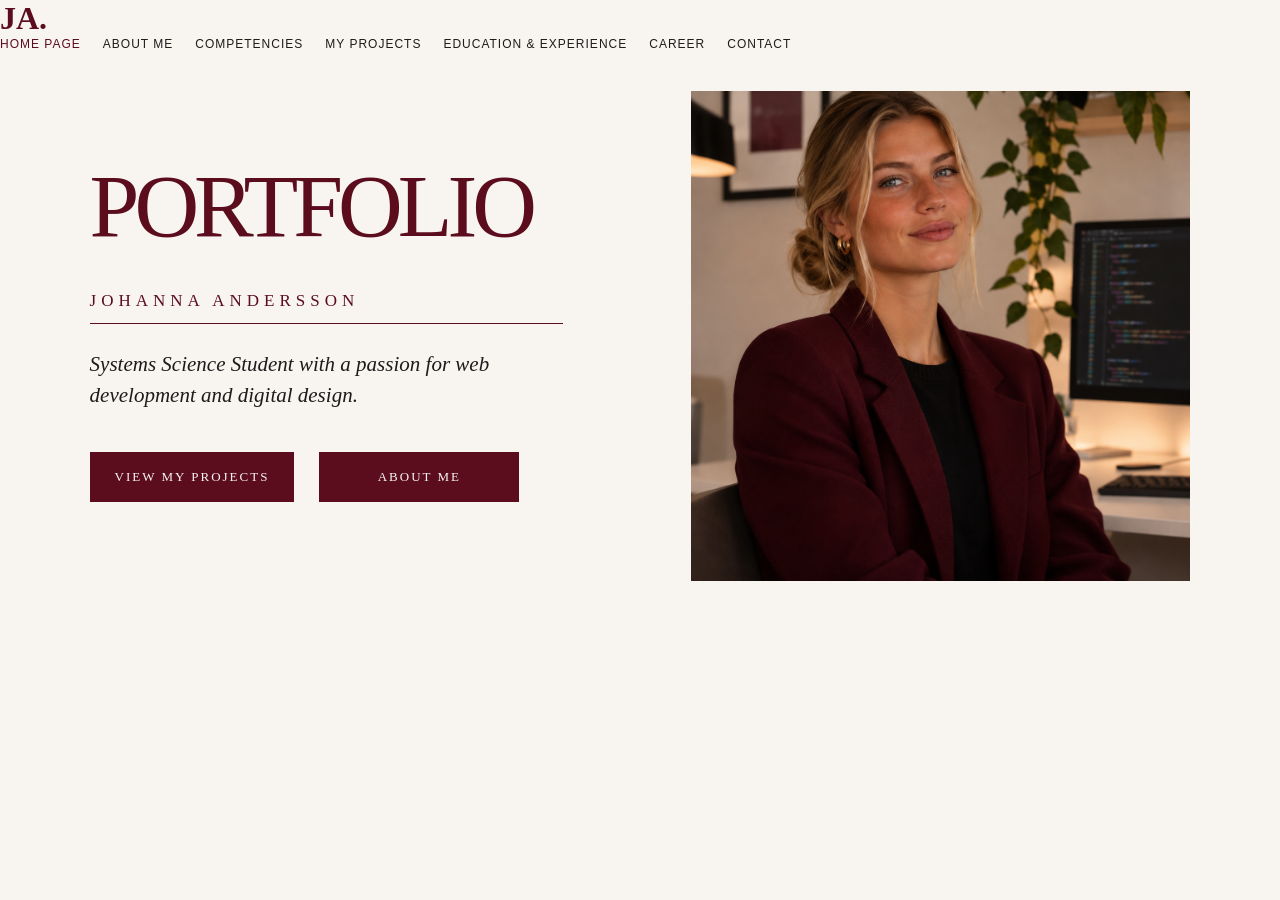
<file: index.html>
<!DOCTYPE html>
<html lang="en">
<head>
    <!-- Sidans inställningar och CSS-länk -->
    <meta charset="UTF-8">
    <meta name="viewport" content="width=device-width, initial-scale=1.0">

    <meta name="description"
          content="Explore Johanna Andersson's portfolio, projects and interests in web development and digital design.">

    <title>Johanna Andersson | Portfolio</title>

    <link rel="stylesheet" href="style.css">
</head>

<body>
    	<!-- Sidhuvud med logotyp och navigeringsmeny -->
    <header class="header">
        <a class="header__logo" href="index.html">JA.</a>

        <nav class="header__nav" aria-label="Main navigation">
            <a href="index.html" aria-current="page">Home page</a>
            <a href="om-mig.html">About me</a>
            <a href="kompetenser.html">Competencies</a>
            <a href="projekt.html">My projects</a>
            <a href="utbildning.html">Education & Experience</a>
            <a href="karriarmal.html">Career</a>
            <a href="kontakt.html">Contact</a>
        </nav>
    </header>

    <main>

        <!-- startsidan -->
        <section class="home-hero">

        <!-- Profilbild -->
           <div class="home-hero__image">
    <img src="JohannaAndersson.png" alt="Portrait of Johanna Andersson">
</div>
           <!-- Huvudrubrik -->

            <div class="home-hero__content">

                <h1 class="home-hero__title">
                    PORTFOLIO
                </h1>
               <!-- Namn -->
                <div class="home-hero__name">
                    <h2>JOHANNA ANDERSSON</h2>
                </div>
                	<!-- Kort beskrivning av Johanna -->
                <p class="home-hero__description">
                    Systems Science Student with a passion for
                    web development and digital design.
                </p>
                 <!-- Knappar för navigering till andra sidor -->
                <div class="home-hero__buttons">
                    <a href="projekt.html" class="home-hero__button">
                        VIEW MY PROJECTS
                    </a>

                    <a href="om-mig.html" class="home-hero__button">
                        ABOUT ME
                    </a>
                </div>

            </div>

        </section>

    </main>

</body>
</html>
</file>
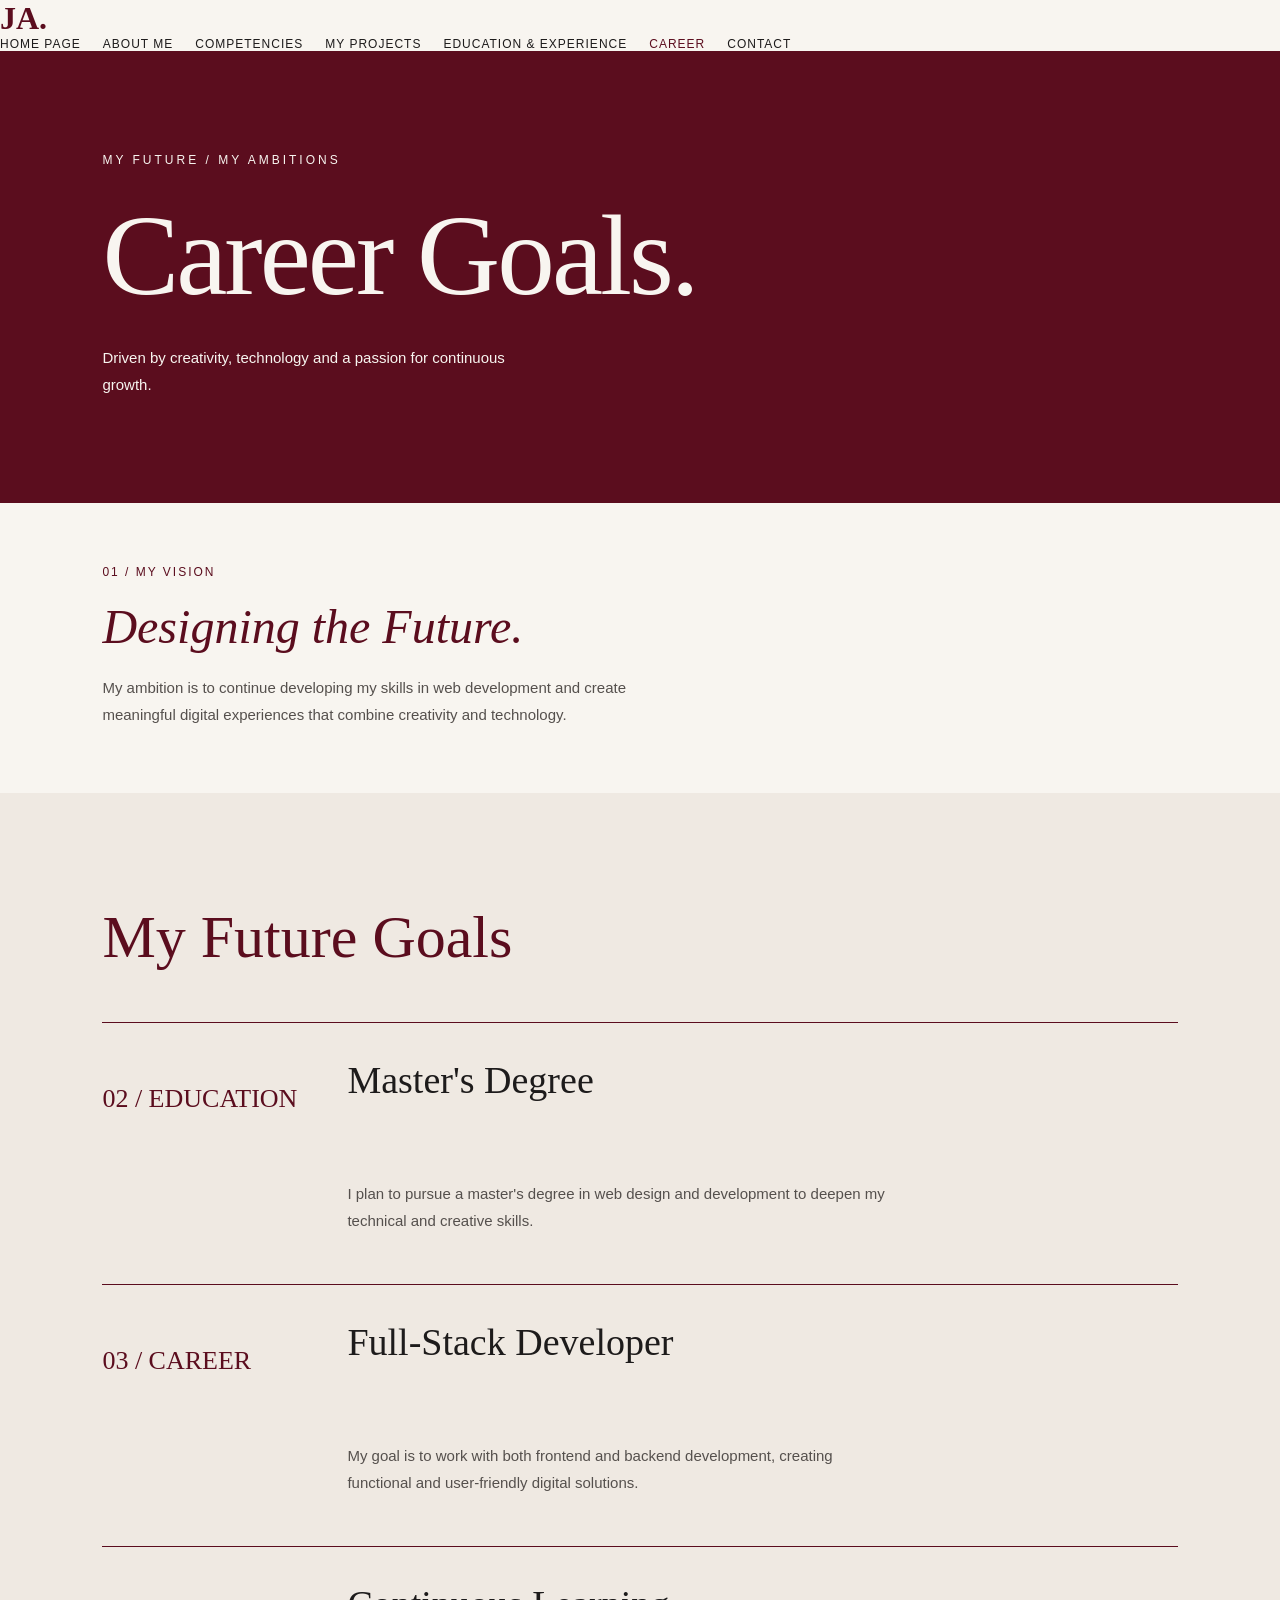
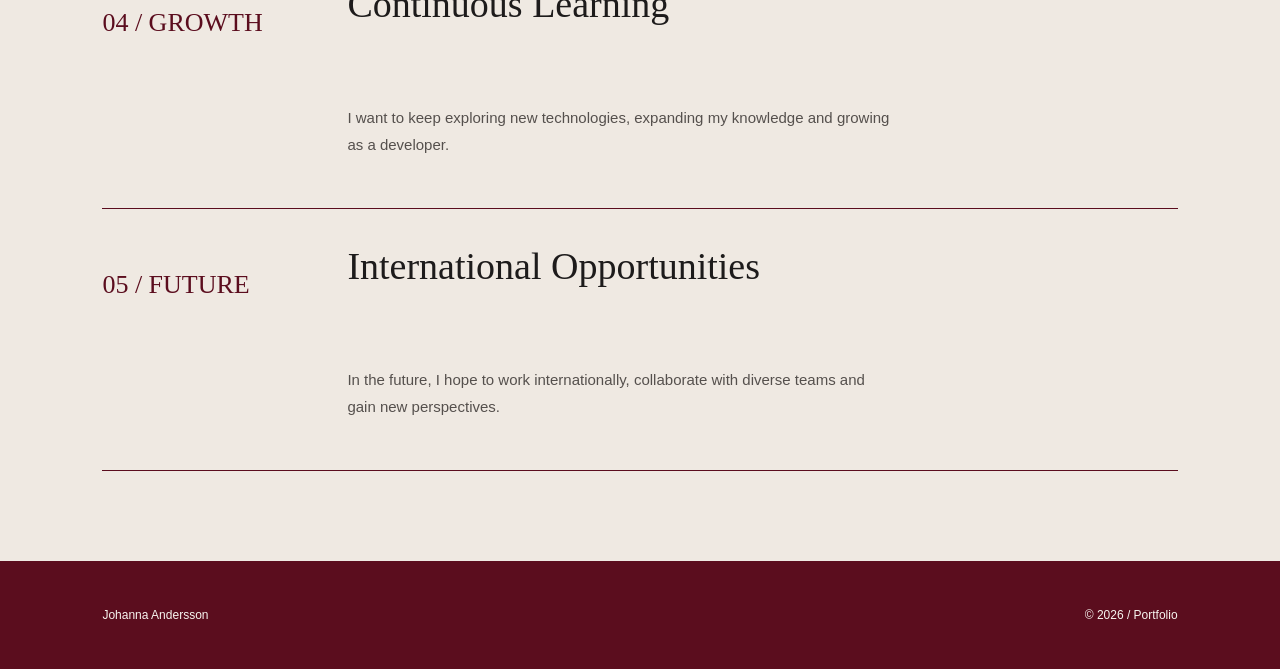
<file: karriarmal.html>
<!DOCTYPE html>
<html lang="en">
<head>
    <!--Metadata, titel och CSS-->
    <meta charset="UTF-8">
    <meta name="viewport" content="width=device-width, initial-scale=1.0">

    <meta name="description"
          content="Explore Johanna Andersson's career goals, future education and ambitions in web development.">

    <title>Career Goals | Johanna Andersson</title>

    <link rel="stylesheet" href="style.css">
</head>

<body>

    <!--Sidhuvud och navigation-->

    <header class="header">
        <a class="header__logo" href="index.html">JA.</a>

        <nav class="header__nav" aria-label="Main navigation">
            <a href="index.html">Home page</a>
            <a href="om-mig.html">About Me</a>
            <a href="kompetenser.html">Competencies</a>
            <a href="projekt.html">My projects</a>
            <a href="utbildning.html">Education & Experience</a>
            <a href="karriarmal.html" aria-current="page">Career</a>
            <a href="kontakt.html">Contact</a>
        </nav>
    </header>

    <main>

        <!--Introduktion-->
        <section class="career-intro">
            <p class="career-intro__label">
                MY FUTURE / MY AMBITIONS
            </p>

            <h1 class="career-intro__title">
                Career Goals.
            </h1>

            <p class="career-intro__description">
                Driven by creativity, technology and
                a passion for continuous growth.
            </p>
        </section>

        <!-- Framtidsvision -->
       

<section class="career-vision">

    <div class="career-vision__content">

        <p class="career-vision__label">
            01 / MY VISION
        </p>

        <h2 class="career-vision__title">
            Designing the Future.
        </h2>

        <p class="career-vision__text">
            My ambition is to continue developing
            my skills in web development and create
            meaningful digital experiences that
            combine creativity and technology.
        </p>

    </div>

    

</section>


        <!-- Framtida mål -->
        <section class="career-goals">

            <h2 class="career-goals__heading">
                My Future Goals
            </h2>

            <div class="career-goals__grid">

                <article class="career-goal">
                    <p class="career-goal__number">
                        02 / EDUCATION
                    </p>

                    <h3 class="career-goal__title">
                        Master's Degree
                    </h3>

                    <p class="career-goal__text">
                        I plan to pursue a master's degree
                        in web design and development to
                        deepen my technical and creative skills.
                    </p>
                </article>

                <article class="career-goal">
                    <p class="career-goal__number">
                        03 / CAREER
                    </p>

                    <h3 class="career-goal__title">
                        Full-Stack Developer
                    </h3>

                    <!--kompetensutveckling-->
                    <p class="career-goal__text">
                        My goal is to work with both frontend
                        and backend development, creating
                        functional and user-friendly
                        digital solutions.
                    </p>
                </article> 

                <article class="career-goal">
                    <p class="career-goal__number">
                        04 / GROWTH
                    </p>

                    <h3 class="career-goal__title">
                        Continuous Learning
                    </h3>
                    <!--Internationlla möjligehetr-->
                    <p class="career-goal__text">
                        I want to keep exploring new
                        technologies, expanding my knowledge
                        and growing as a developer.
                    </p>
                </article>

                <article class="career-goal">
                    <p class="career-goal__number">
                        05 / FUTURE
                    </p>

                    <h3 class="career-goal__title">
                        International Opportunities
                    </h3>

                    <p class="career-goal__text">
                        In the future, I hope to work
                        internationally, collaborate with
                        diverse teams and gain new
                        perspectives.
                    </p>
                </article>

            </div>

        </section>

    </main>
      <!--Footer-->
    <footer class="footer">
        <p>Johanna Andersson</p>
        <p>© 2026 / Portfolio</p>
    </footer>

</body>
</html>
</file>
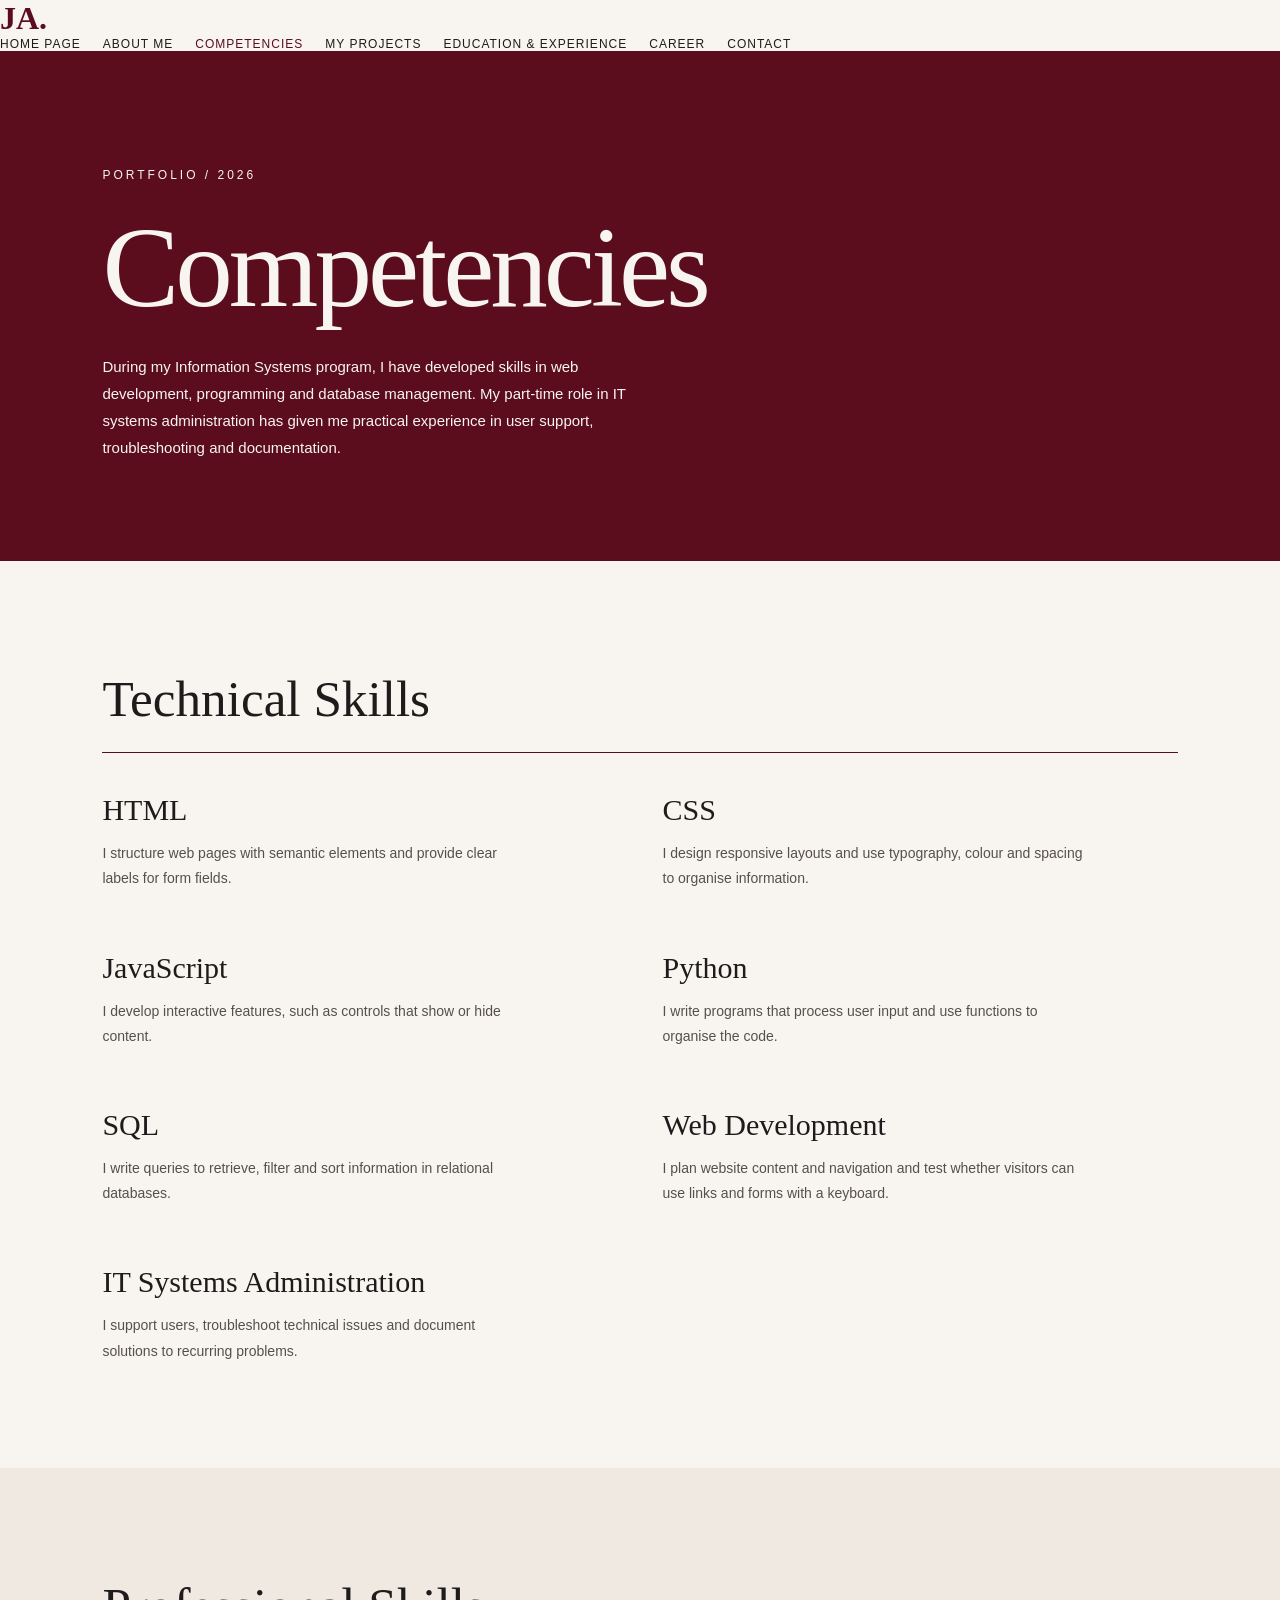
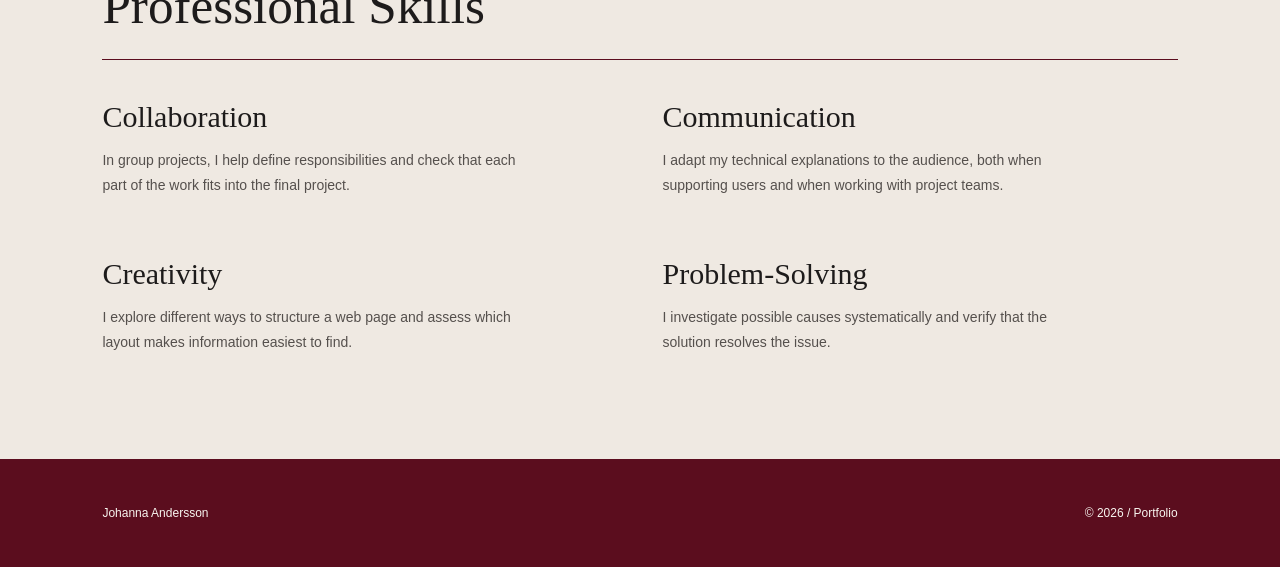
<file: kompetenser.html>
<!DOCTYPE html>
<html lang="en">
<head>
    <meta charset="UTF-8">
    <meta name="viewport" content="width=device-width, initial-scale=1">
    <meta name="description" content="Technical and professional competencies of Johanna Andersson.">
    <title>Competencies – Johanna Andersson</title>
    <link rel="stylesheet" href="style.css">
</head>
<body class="competencies-page">

    <!--sidhuvud med logotyp och navigeringsmeny-->
    <header class="header">
        <a class="header__logo" href="index.html">JA.</a>

        <nav class="header__nav" aria-label="Main navigation">
            <a href="index.html">Home page</a>
            <a href="om-mig.html">About me</a>
            <a href="kompetenser.html" aria-current="page">Competencies</a>
            <a href="projekt.html">My projects</a>
            <a href="utbildning.html">Education & Experience</a>
            <a href="karriarmal.html">Career</a>
            <a href="kontakt.html">Contact</a>
        </nav>
    </header>
    <!--sidans huvudinnehåll-->

    <main>
        <section class="intro">
            <p class="intro__label">PORTFOLIO / 2026</p>
            <h1 class="intro__title">Competencies</h1>
            <p class="intro__description skills__intro">
                During my Information Systems program, I have developed skills
                in web development, programming and database management. My
                part-time role in IT systems administration has given me practical
                experience in user support, troubleshooting and documentation.
            </p>
        </section>
        <!-- text, tekniska kompetenser -->
        <section class="projects">
            <div class="section-heading">
                <h2>Technical Skills</h2>
            </div>

            <div class="projects__grid">
                <div class="project-card">
                    <h3 class="project-card__title">HTML</h3>
                    <p class="project-card__description">
                        I structure web pages with semantic elements and provide
                        clear labels for form fields.
                    </p>
                </div>

                <div class="project-card">
                    <h3 class="project-card__title">CSS</h3>
                    <p class="project-card__description">
                        I design responsive layouts and use typography, colour
                        and spacing to organise information.
                    </p>
                </div>

                <div class="project-card">
                    <h3 class="project-card__title">JavaScript</h3>
                    <p class="project-card__description">
                        I develop interactive features, such as controls that
                        show or hide content.
                    </p>
                </div>

                <div class="project-card">
                    <h3 class="project-card__title">Python</h3>
                    <p class="project-card__description">
                        I write programs that process user input and use functions
                        to organise the code.
                    </p>
                </div>

                <div class="project-card">
                    <h3 class="project-card__title">SQL</h3>
                    <p class="project-card__description">
                        I write queries to retrieve, filter and sort information
                        in relational databases.
                    </p>
                </div>

                <div class="project-card">
                    <h3 class="project-card__title">Web Development</h3>
                    <p class="project-card__description">
                        I plan website content and navigation and test whether
                        visitors can use links and forms with a keyboard.
                    </p>
                </div>

                <div class="project-card">
                    <h3 class="project-card__title">IT Systems Administration</h3>
                    <p class="project-card__description">
                        I support users, troubleshoot technical issues and
                        document solutions to recurring problems.
                    </p>
                </div>
            </div>
        </section>

        <section class="projects projects--research">
            <div class="section-heading">
                <h2>Professional Skills</h2>
            </div>
            <!-- Rutnät med personliga kompetenser -->

            <div class="projects__grid">
                <div class="project-card">
                    <h3 class="project-card__title">Collaboration</h3>
                    <p class="project-card__description">
                        In group projects, I help define responsibilities and
                        check that each part of the work fits into the final project.
                    </p>
                </div>

                <div class="project-card">
                    <h3 class="project-card__title">Communication</h3>
                    <p class="project-card__description">
                        I adapt my technical explanations to the audience, both
                        when supporting users and when working with project teams.
                    </p>
                </div>

                <div class="project-card">
                    <h3 class="project-card__title">Creativity</h3>
                    <p class="project-card__description">
                        I explore different ways to structure a web page and
                        assess which layout makes information easiest to find.
                    </p>
                </div>

                <div class="project-card">
                    <h3 class="project-card__title">Problem-Solving</h3>
                    <p class="project-card__description">
                        I investigate possible causes systematically and verify
                        that the solution resolves the issue.
                    </p>
                </div>
            </div>
        </section>
    </main>
     <!-- Footer --> 
    <footer class="footer">
        <p>Johanna Andersson</p>
        <p>© 2026 / Portfolio</p>
    </footer> 
</body>
</html>
</file>
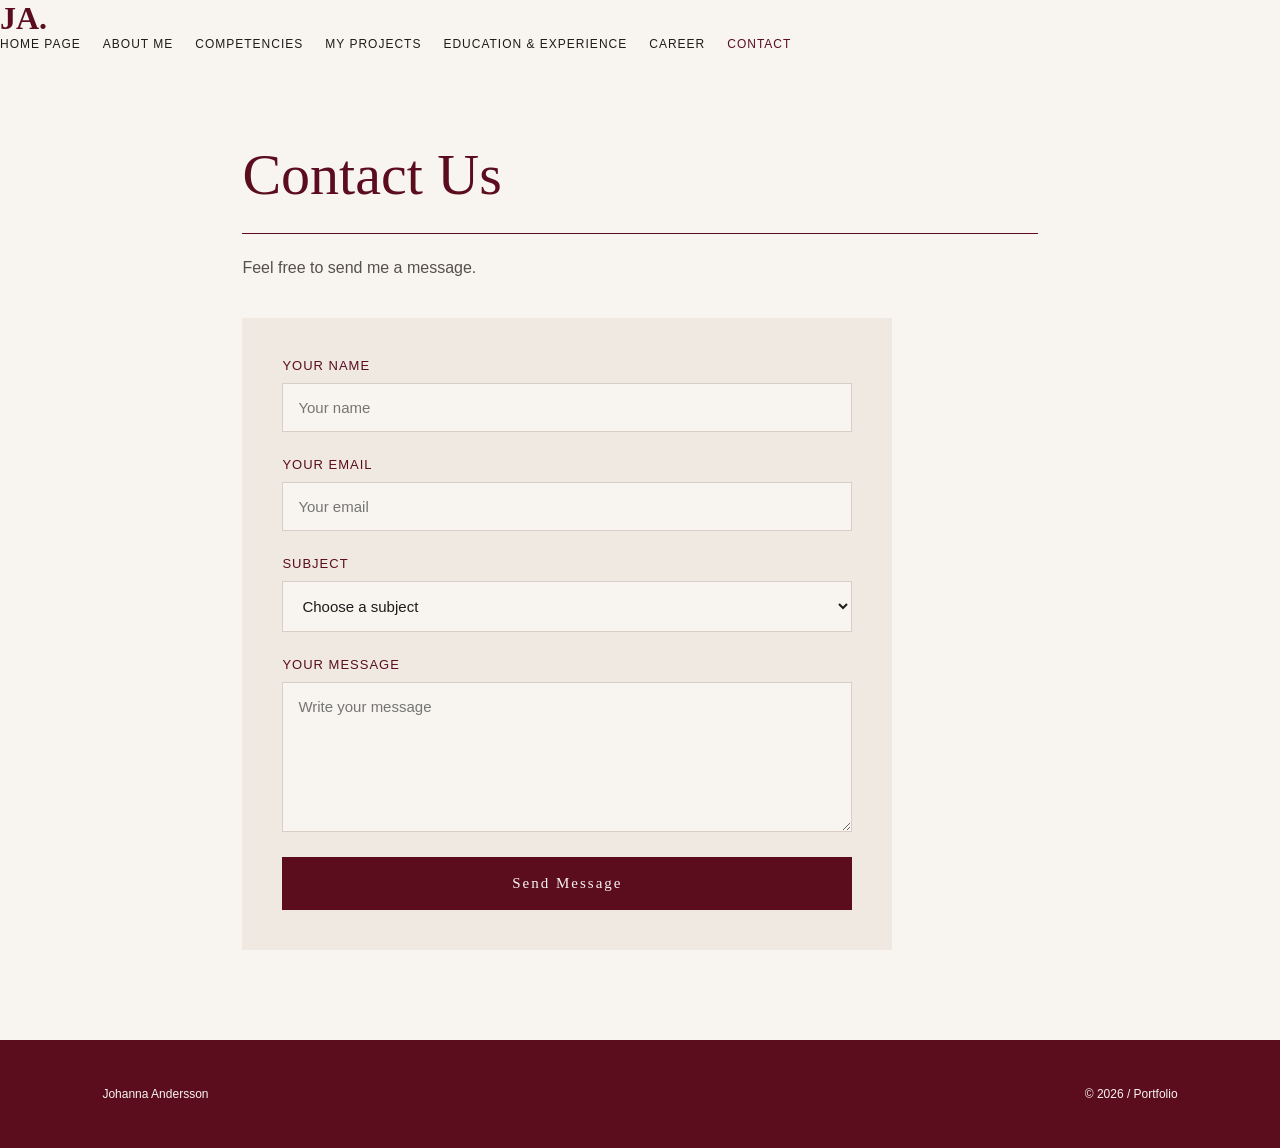
<file: kontakt.html>
<!DOCTYPE html>
<html lang="sv">
 <!-- Sidans inställningar och länkar till CSS och JavaScript -->
<head>
    <meta charset="UTF-8">
    <meta name="viewport" content="width=device-width, initial-scale=1.0">
    <title>Contact | Johanna Andersson</title>
    <meta name="description" content="Kontakta Johanna Andersson via kontaktformuläret.">

    <link rel="stylesheet" href="style.css">
    <script src="js.js" defer></script>
</head>

<body>
	<!-- Sidhuvud med logotyp och navigeringsmeny -->
    <header class="header">
        <a class="header__logo" href="index.html">JA.</a>

        <nav class="header__nav" aria-label="Main menu">
            <a href="index.html">Home page</a>
            <a href="om-mig.html">About me</a>
            <a href="kompetenser.html">Competencies</a>
            <a href="projekt.html">My projects</a>
            <a href="utbildning.html">Education & Experience</a>
            <a href="karriarmal.html">Career</a>
            <a href="kontakt.html" aria-current="page">Contact</a>
        </nav>
    </header>
	
    <main>
        <!-- Kontaktformulär -->
        <section class="contact">
            <h1 class="contact__title">Contact Us</h1>
            <p class="contact__description">
                Feel free to send me a message.
            </p>

            <form class="contact__form" action="tack.php" method="post" data-js-action="submit-contact" data-message="Thank you for your message!">

                <div class="contact__field">
                    <label for="name">Your name</label>
                    <input type="text" id="name" name="name"
                           placeholder="Your name" required>
                </div>

                <div class="contact__field">
                    <label for="email">Your email</label>
                    <input type="email" id="email" name="email"
                           placeholder="Your email" required>
                </div>
                   <!-- Textfält för meddelande -->
                <div class="contact__field">
                    <label for="subject">Subject</label>
                    <select id="subject" name="subject" required>
                        <option value="">Choose a subject</option>
                        <option value="question">Question</option>
                        <option value="work">Work opportunity</option>
                        <option value="other">Other</option>
                    </select>
                </div>

                <div class="contact__field">
                    <label for="message">Your message</label>
                    <textarea id="message" name="message"
                              placeholder="Write your message"
                              required></textarea>
                </div>

                <button class="contact__button" type="submit">
                    Send Message
                </button>
                
            </form>
        </section>
    </main>
     <!-- Footer -->
    <footer class="footer">
        <p>Johanna Andersson</p>
        <p>© 2026 / Portfolio</p>
    </footer>

</body>
</html>
</file>
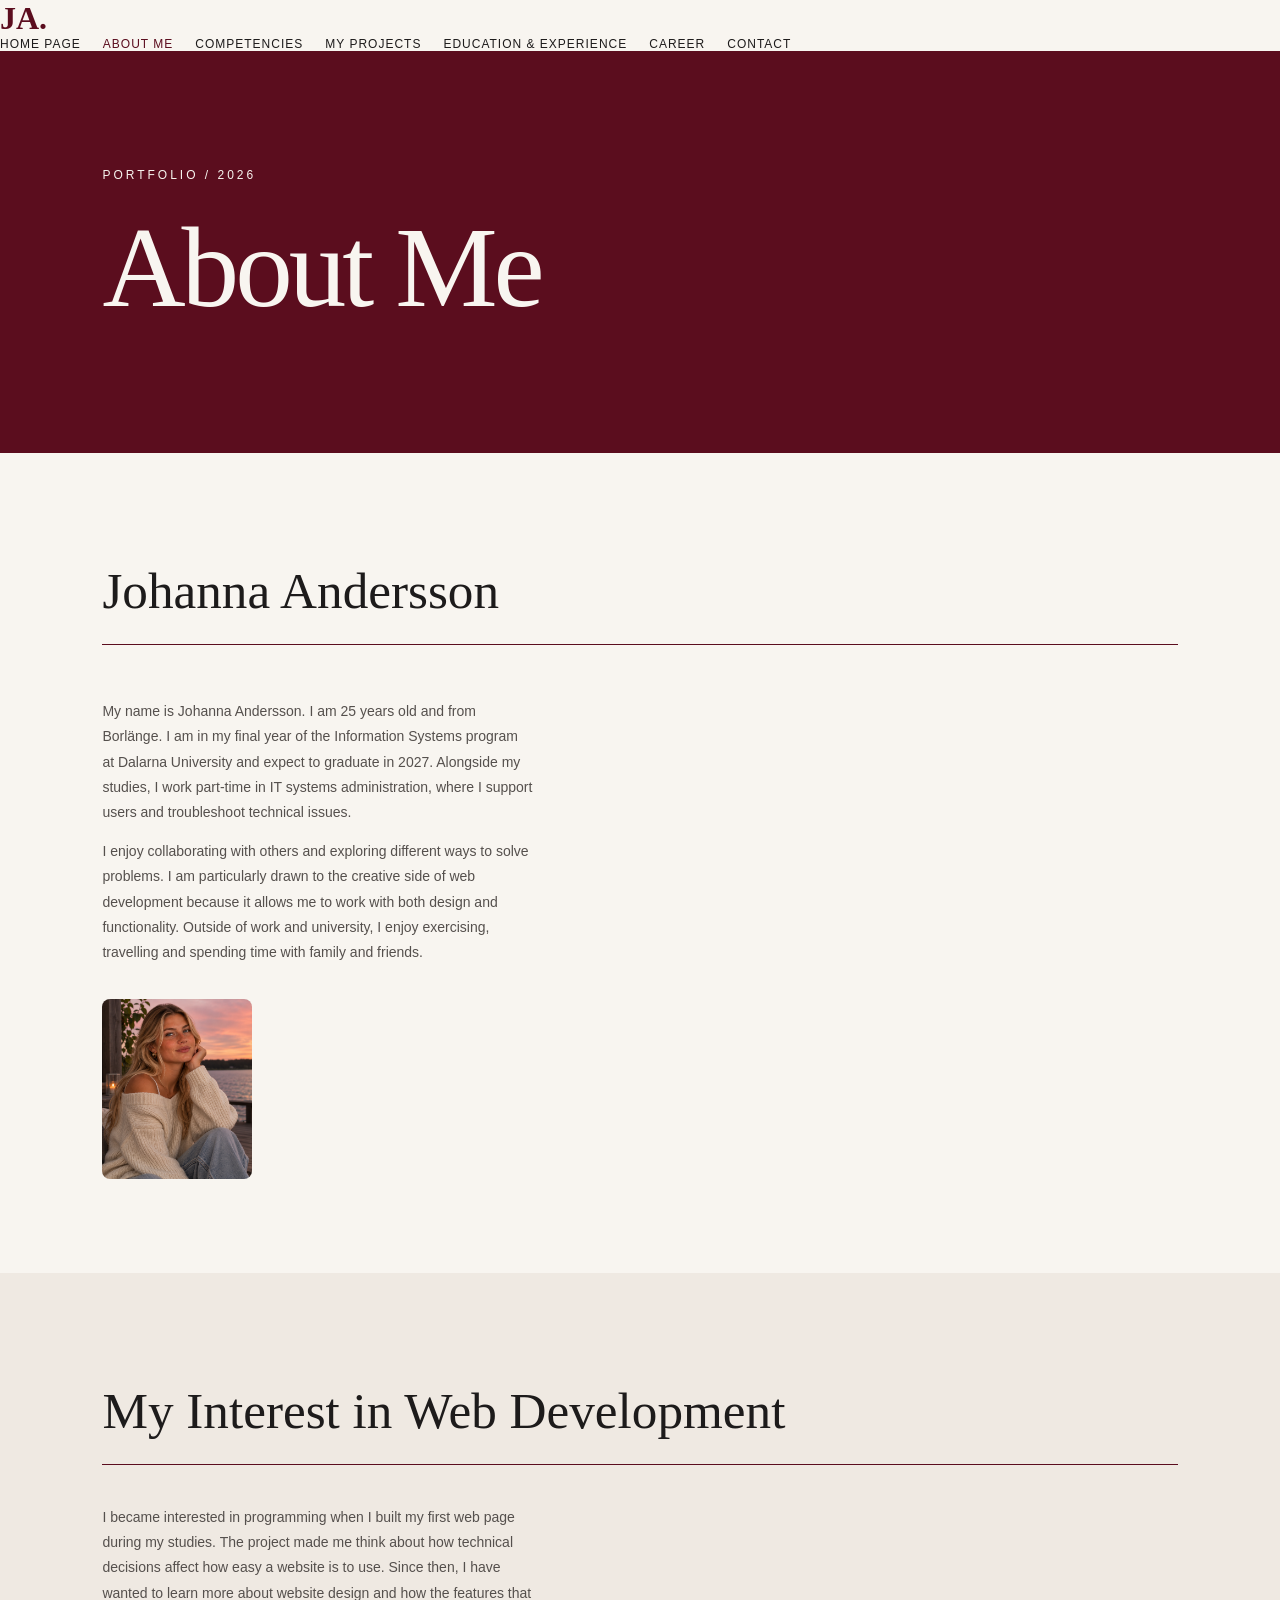
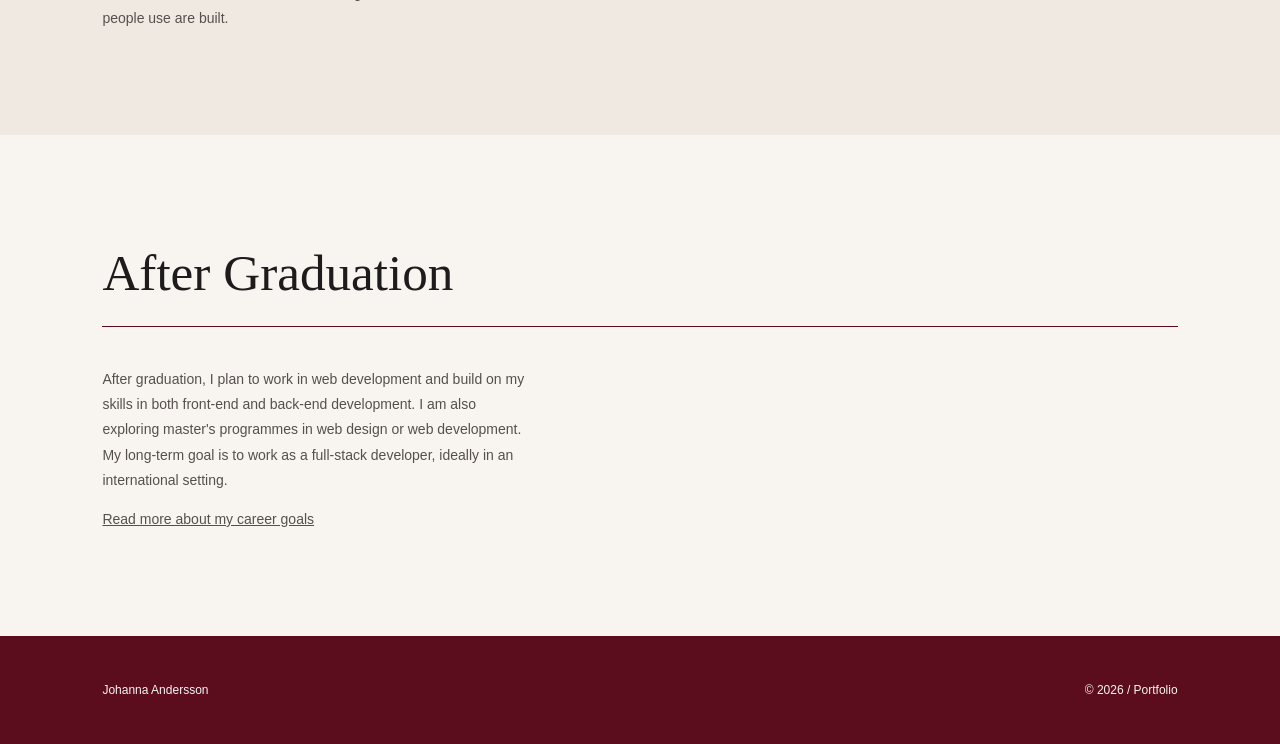
<file: om-mig.html>
<!DOCTYPE html>
<html lang="en">
<head>
    	<!-- Sidans inställningar och CSS-länk -->
    <meta charset="UTF-8">
    <meta name="viewport" content="width=device-width, initial-scale=1">
    <meta name="description" content="Johanna Andersson studies information systems at Dalarna University and aims to become a full-stack developer.">
    <title>About Me – Johanna Andersson</title>
    <link rel="stylesheet" href="style.css">
</head>
<body>
     <!-- Sidhuvud med logotyp och navigeringsmeny -->
<header class="header">
        <a class="header__logo" href="index.html">JA.</a>

        <nav class="header__nav" aria-label="Huvudmeny">
            <a href="index.html">Home page</a>
            <a href="om-mig.html" aria-current="page">About me</a>
            <a href="kompetenser.html">Competencies</a>
            <a href="projekt.html">My projects</a>
            <a href="utbildning.html">Education & Experience</a>
            <a href="karriarmal.html">Career</a>
            <a href="kontakt.html">Contact</a>
        </nav>
    </header>
   	<!-- Introduktion till sidan -->
    <main>
        <section class="intro">
            <p class="intro__label">PORTFOLIO / 2026</p>
            <h1 class="intro__title">About Me</h1>
        </section>
         	<!-- Presentation av Johanna -->
        <section class="projects">
            <div class="section-heading">
                <h2>Johanna Andersson</h2>
            </div>
               	
                 	<!-- Text, bakgrund och intresse-->
            <div class="about-profile">
                <div class="project-card__description">
                    <p>
                        My name is Johanna Andersson. I am 25 years old and from Borlänge.
                        I am in my final year of the Information Systems program at
                        Dalarna University and expect to graduate in 2027. Alongside my
                        studies, I work part-time in IT systems administration, where I
                        support users and troubleshoot technical issues.
                    </p>
                    <p>
                        I enjoy collaborating with others and exploring different ways
                        to solve problems. I am particularly drawn to the creative side
                        of web development because it allows me to work with both design
                        and functionality. Outside of work and university, I enjoy
                        exercising, travelling and spending time with family and friends.
                    </p>
               </div>
               <!-- profilbild -->
                <div class="about-profile__image">
                    <img src="JohannaAnderssonom-mig.png" alt="Portrait of Johanna Andersson">
                </div>
            </div>
        </section>
           
        	<!-- Intresse för webbutveckling -->
        <section class="projects projects--research">
            <div class="section-heading">
                <h2>My Interest in Web Development</h2>
            </div>
 
            <p class="project-card__description">
                I became interested in programming when I built my first web page
                during my studies. The project made me think about how technical
                decisions affect how easy a website is to use. Since then, I have
                wanted to learn more about website design and how the features
                that people use are built.
            </p>
        </section>
           
        	<!-- Planer efter examen -->
        <section class="projects">
            <div class="section-heading">
                <h2>After Graduation</h2>
            </div>

            <p class="project-card__description">
                After graduation, I plan to work in web development and build on
                my skills in both front-end and back-end development. I am also
                exploring master's programmes in web design or web development.
                My long-term goal is to work as a full-stack developer, ideally
                in an international setting.
            </p>
                <!-- Länk till karriärmål -->
            <p class="project-card__description">
                <a href="karriarmal.html" style="text-decoration: underline;">
                    Read more about my career goals
                </a>
            </p>
        </section>
    </main>
      <!--Footer -->

    <footer class="footer">
        <p>Johanna Andersson</p>
        <p>© 2026 / Portfolio</p>
    </footer>
</body>
</html>
</file>
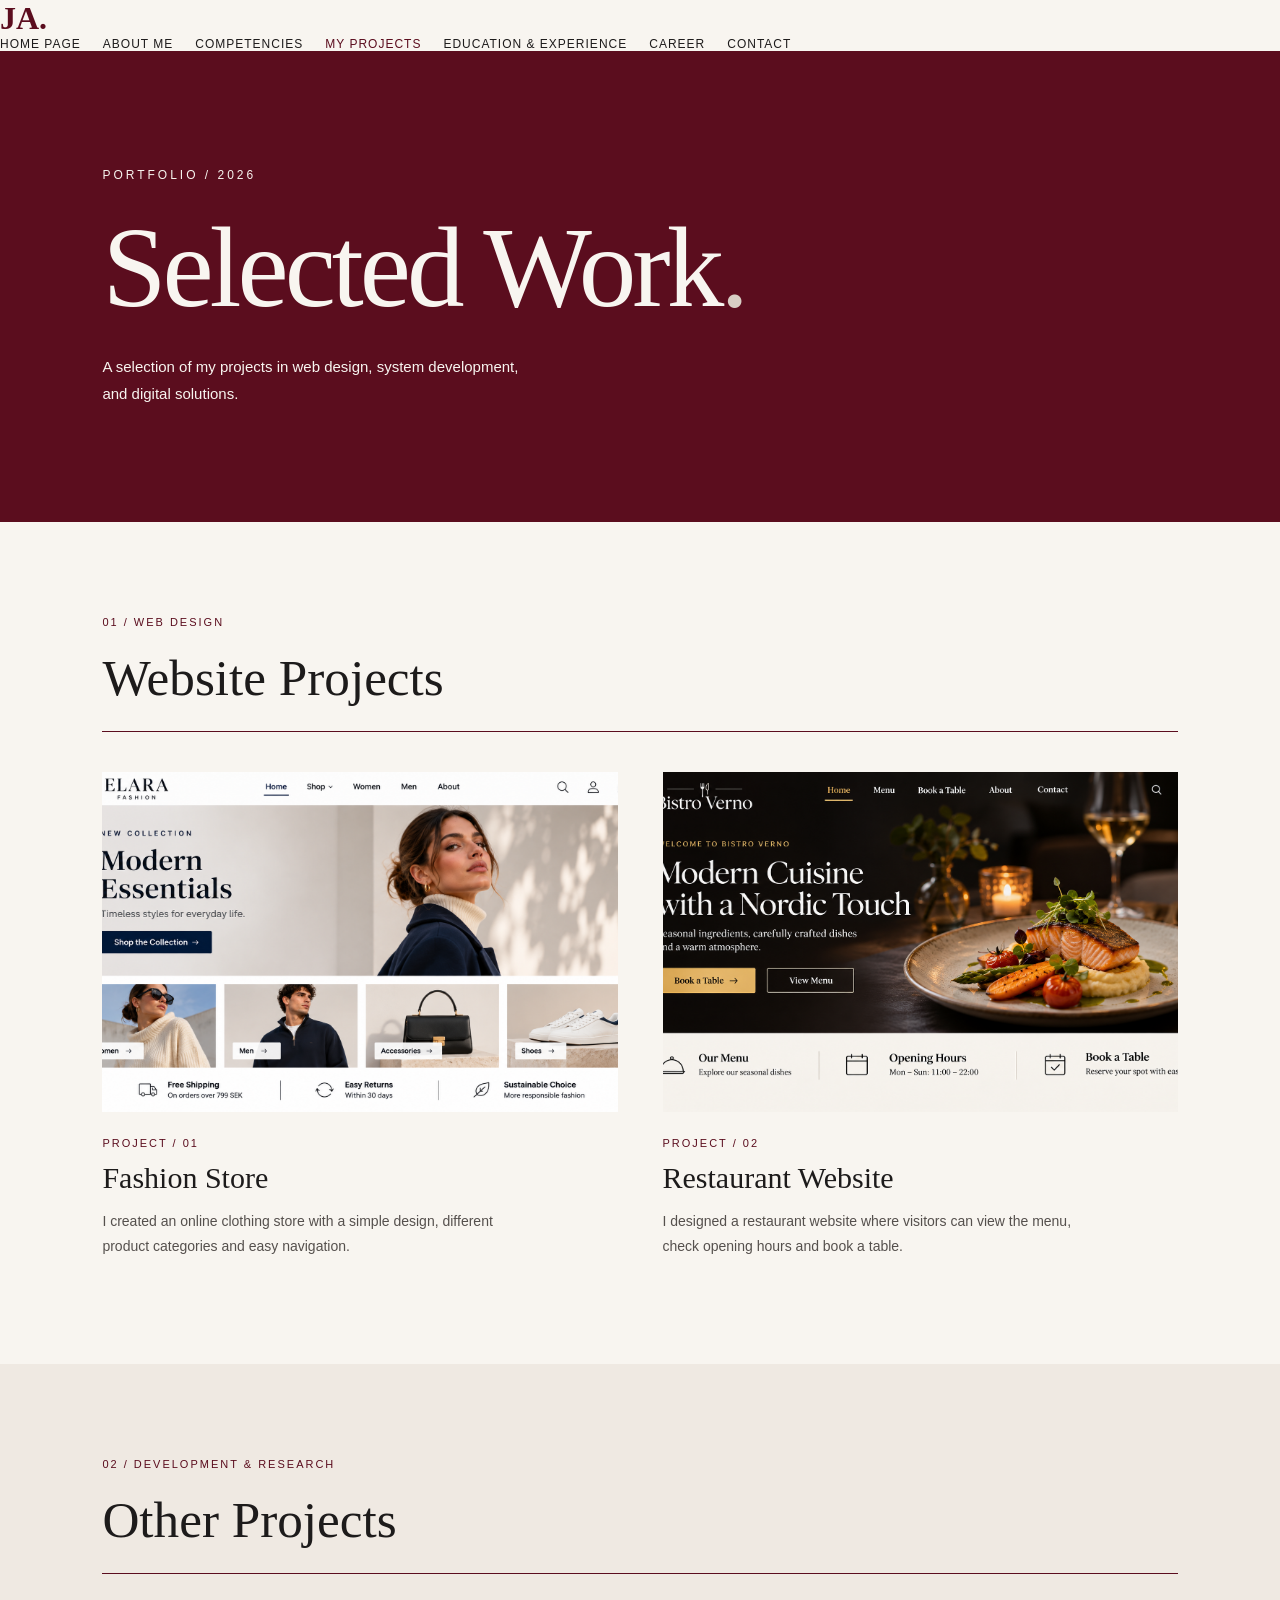
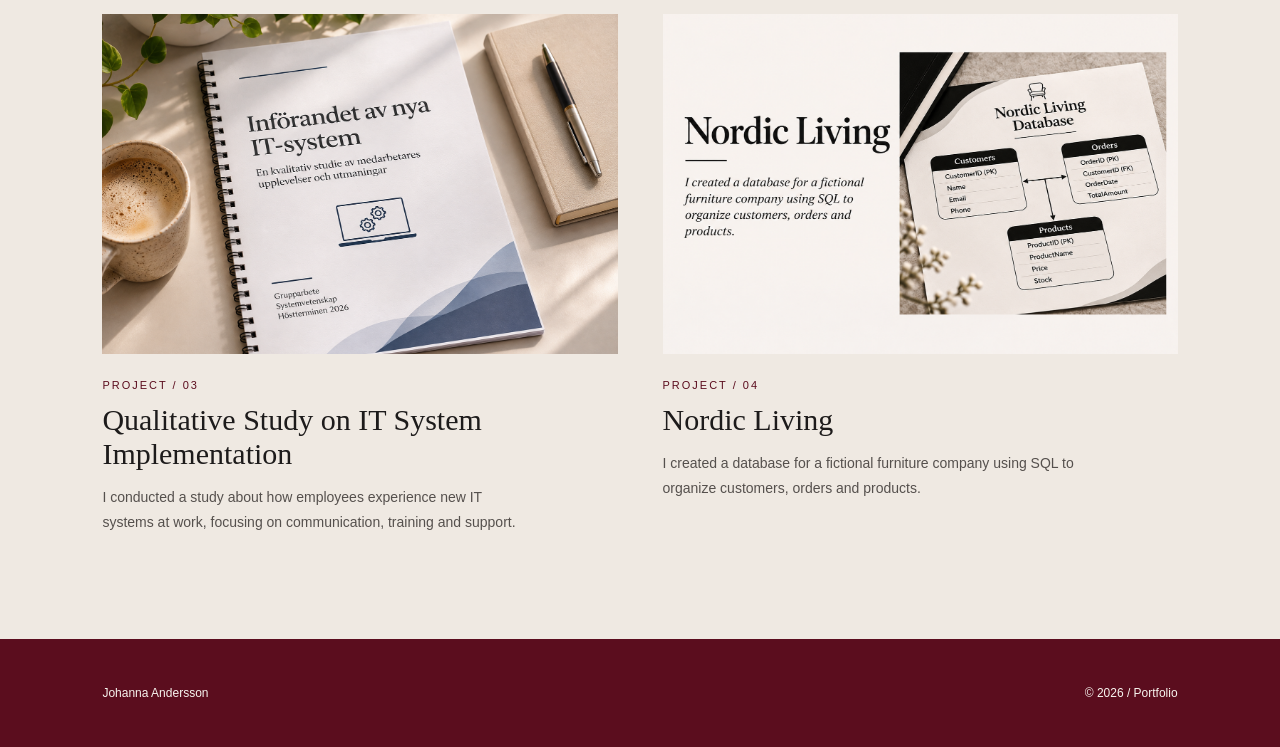
<file: projekt.html>
<!DOCTYPE html>
<html lang="sv">

<head>
    <meta charset="UTF-8">
    <meta name="viewport" content="width=device-width, initial-scale=1.0">

    <meta name="description"
          content="Utforska Johanna Anderssons projekt inom webbdesign, systemutveckling och digitalisering.">

    <title>Projekt | Johanna Andersson</title>

    <link rel="stylesheet" href="style.css">
</head>

<body>

    <!-- GEMENSAM MENY -->
    <header class="header">
        <a class="header__logo" href="index.html">JA.</a>

        <nav class="header__nav" aria-label="Huvudmeny">
            <a href="index.html">Home page</a>
            <a href="om-mig.html">About me</a>
            <a href="kompetenser.html">Competencies</a>
            <a href="projekt.html" aria-current="page">My projects</a>
            <a href="utbildning.html">Education & Experience</a>
            <a href="karriarmal.html">Career</a>
            <a href="kontakt.html">Contact</a>
        </nav>
    </header>

    <main>

        <!-- SIDANS INTRODUKTION -->
        <section class="intro">
            <p class="intro__label">PORTFOLIO / 2026</p>

            <h1 class="intro__title">
                Selected Work<span>.</span>
            </h1>

            <p class="intro__description">
                A selection of my projects in web design,
                system development, and digital solutions.
            </p>
        </section>

        <!-- WEB DESIGN PROJECTS -->
        <section class="projects" aria-labelledby="web-heading">

            <div class="section-heading">
                <span>01 / WEB DESIGN</span>
                <h2 id="web-heading">Website Projects</h2>
            </div>

            <div class="projects__grid">

                <!-- PROJECT 1 -->
                <article class="project-card">

                    <div class="project-card__image">
                        <img src="bild1.png"
                             alt="Fashion Store website">
                    </div>

                    <p class="project-card__number">PROJECT / 01</p>

                    <h3 class="project-card__title">
                        Fashion Store
                    </h3>

                    <p class="project-card__description">
                        I created an online clothing store with
                        a simple design, different product
                        categories and easy navigation.
                    </p>

                </article>

                <!-- PROJECT 2 -->
                <article class="project-card">

                    <div class="project-card__image">
                        <img src="bild2.png"
                             alt="Restaurant website">
                    </div>

                    <p class="project-card__number">PROJECT / 02</p>

                    <h3 class="project-card__title">
                        Restaurant Website
                    </h3>

                    <p class="project-card__description">
                        I designed a restaurant website where
                        visitors can view the menu, check
                        opening hours and book a table.
                    </p>

                </article>

            </div>
        </section>

        <!-- DEVELOPMENT AND RESEARCH PROJECTS -->
        <section class="projects projects--research"
                 aria-labelledby="research-heading">

            <div class="section-heading">
                <span>02 / DEVELOPMENT & RESEARCH</span>
                <h2 id="research-heading">Other Projects</h2>
            </div>

            <div class="projects__grid">

                <!-- PROJECT 3 -->
                <article class="project-card">

                    <div class="project-card__image">
                        <img src="bild3.png"
                             alt="Academic report about IT systems">
                    </div>

                    <p class="project-card__number">PROJECT / 03</p>

                    <h3 class="project-card__title">
                        Qualitative Study on IT System Implementation
                    </h3>

                    <p class="project-card__description">
                        I conducted a study about how employees
                        experience new IT systems at work,
                        focusing on communication, training
                        and support.
                    </p>

                </article>

                <!-- PROJECT 4 -->
                <article class="project-card">

                    <div class="project-card__image">
                        <img src="bild4.png"
                             alt="Nordic Living database project">
                    </div>

                    <p class="project-card__number">PROJECT / 04</p>

                    <h3 class="project-card__title">
                        Nordic Living
                    </h3>

                    <p class="project-card__description">
                        I created a database for a fictional
                        furniture company using SQL to organize
                        customers, orders and products.
                    </p>

                </article>

            </div>
        </section>

    </main>

    <!-- FOOTER -->
    <footer class="footer">
        <p>Johanna Andersson</p>
        <p>© 2026 / Portfolio</p>
    </footer>

</body>
</html>
</file>
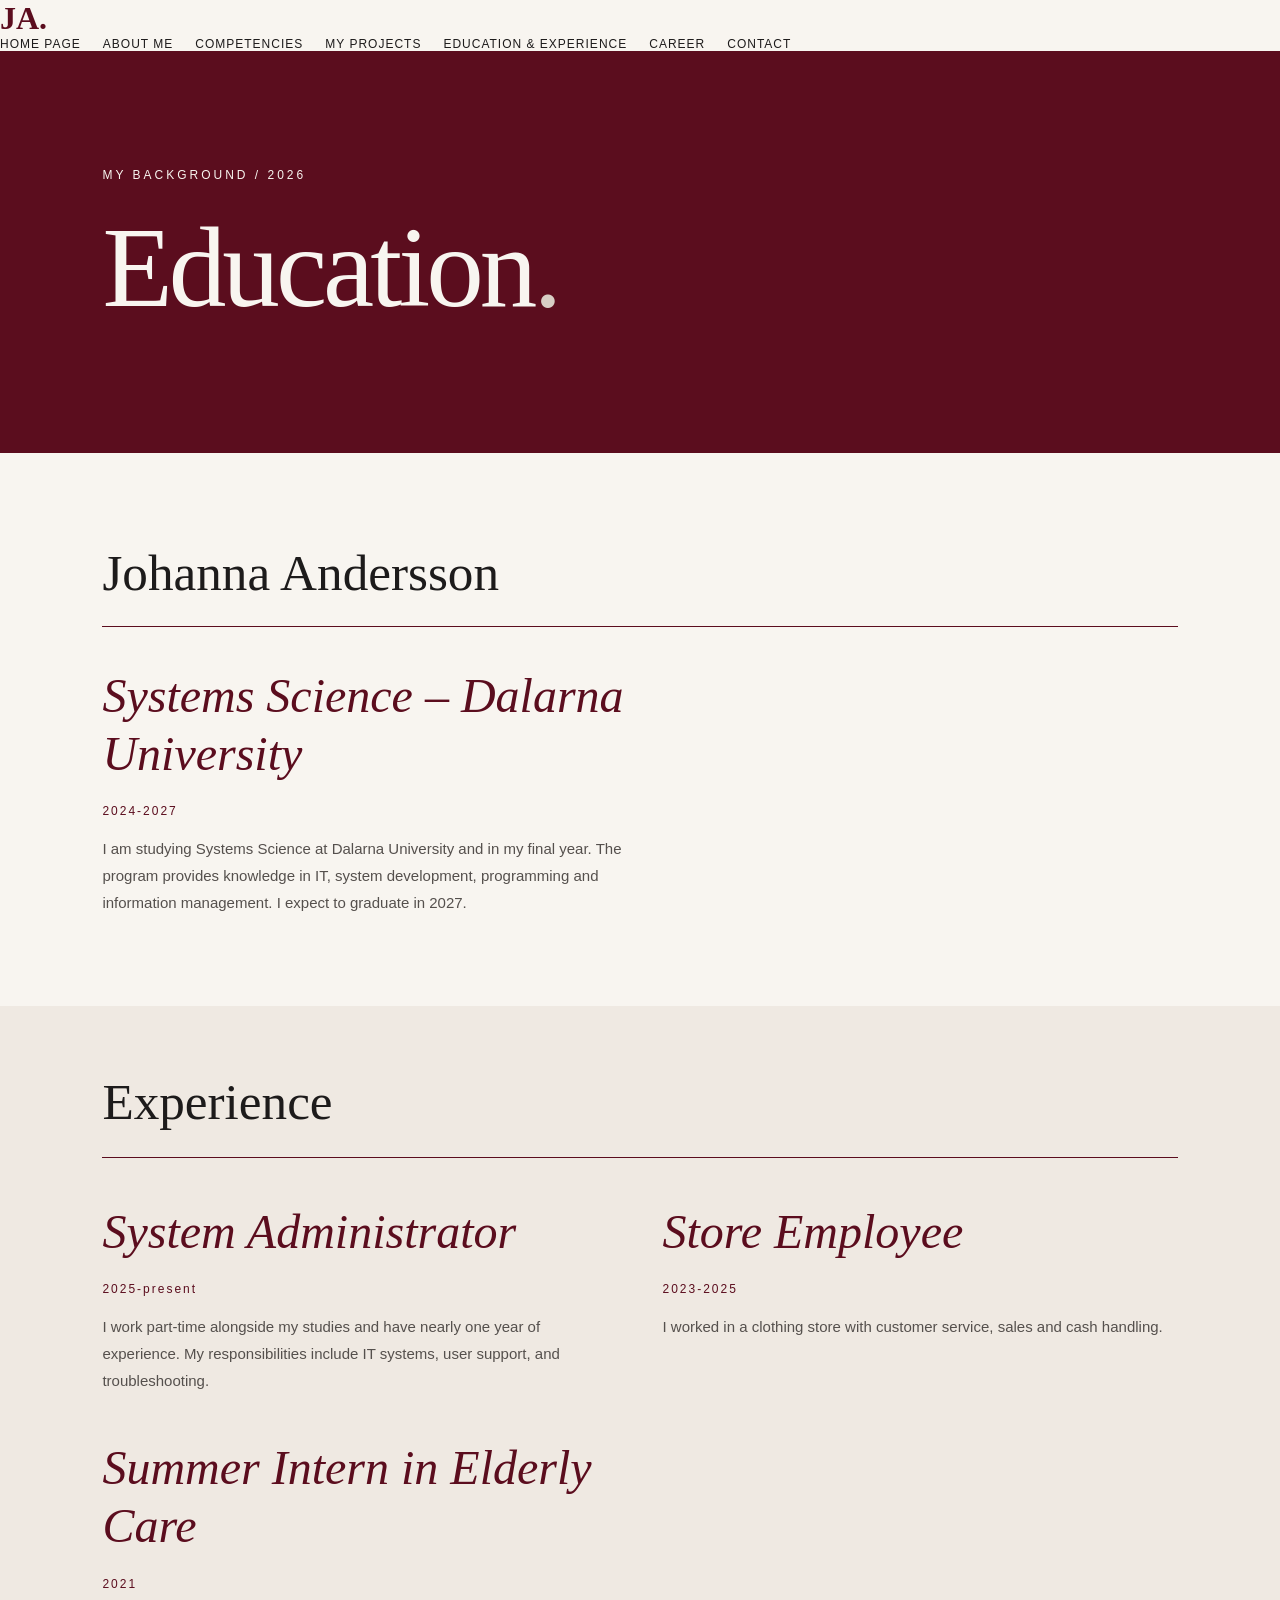
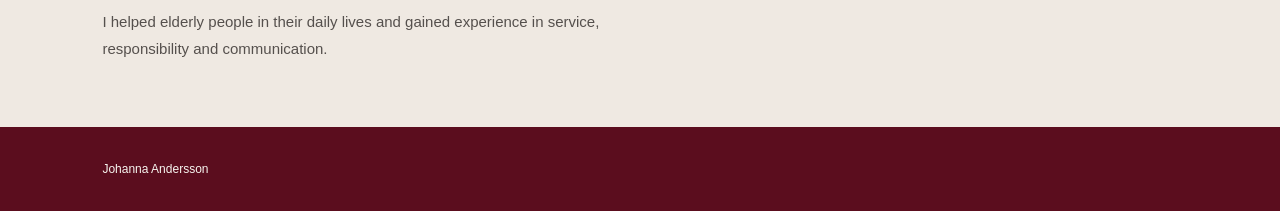
<file: utbildning.html>
<!DOCTYPE html>
<html lang="sv">
<head>

    	<!-- Sidans inställningar och CSS-länk -->
    <meta charset="UTF-8">
    <meta name="viewport" content="width=device-width, initial-scale=1.0">
    <title>Education and Experience | Johanna </title>
    <link rel="stylesheet" href="style.css">
</head>
<!-- Sidhuvud med logotyp och navigeringsmeny -->
<body>
    <header class="header">
        <a class="header__logo" href="index.html">JA.</a>

        <nav class="header__nav" aria-label="Huvudmeny">
            <a href="index.html">Home page</a>
            <a href="om-mig.html">About me</a>
            <a href="kompetenser.html">Competencies</a>
            <a href="projekt.html"> My projects</a>
            <a href="utbildning.html">Education & Experience</a>
            <a href="karriarmal.html">Career</a>
            <a href="kontakt.html">Contact</a>
        </nav>
    </header>
	<!-- Utbildningssektion --> 
    <main>
        <section class="education-section">

    <div class="intro">
        <p class="intro__label">MY BACKGROUND / 2026</p>
        <h1 class="intro__title">Education<span>.</span></h1>
    </div>
	<!-- Namn -->
    <div class="education-content">

        <h2>Johanna Andersson</h2>
	<!-- Utbildning -->

        <article class="timeline-item">
            <h3>Systems Science – Dalarna University</h3>

            <time datetime="2024">2024-2027</time>

            <p>
                I am studying Systems Science at Dalarna University and in my final year. The program provides knowledge in IT, system development, programming and information management. I expect to graduate in 2027.
            </p>
        </article>

    </div>

    </section>
<!-- Nuvarande arbete -->
        <section>
            <h2>Experience</h2>
            <article class="timeline-item">
                <h3>System Administrator</h3>
                <time datetime="2025">2025-present</time>
                <p>
                    I work part-time alongside my studies and have nearly
                    one year of experience. My responsibilities include
                    IT systems, user support, and troubleshooting.
                </p>
            </article>
             <!-- Tidigare arbete i klädbutik -->
            <article class="timeline-item">
                <h3>Store Employee</h3>
                <time datetime="2023">2023-2025</time>
                <p>
                    I worked in a clothing store with customer service,
                    sales and cash handling.
                </p>
            </article>

            <article class="timeline-item">
                <h3>Summer Intern in Elderly Care</h3>
                <time datetime="2021">2021</time>
                <p>
                    I helped elderly people in their daily lives and gained
                    experience in service, responsibility and communication.
                </p>
            </article>

        </section>
    </main>
    <!--Footer -->
    <footer>
        <p>Johanna Andersson</p>
    </footer>

</body>
</html>
</file>
<file: style.css>
/* GRUNDINSTÄLLNINGAR */

* {
    box-sizing: border-box;
}

body {
    margin: 0;
    background-color: #F8F5F0;
    color: #1D1B1B;
    font-family: Arial, sans-serif;
}

a {
    color: inherit;
    text-decoration: none;
}

/* /* Meny, logotyp och navigeringslänkar */ */

.header {
    display: flex;
    justify-content: space-between;
    align-items: center;
    gap: 30px;
    padding: 28px 6%;
    border-bottom: 1px solid #D8CEC5;
}

.header__logo {
    font-family: Georgia, serif;
    font-size: 32px;
    color: #5B0D1E;
    font-weight: bold;
}

.header__nav {
    display: flex;
    flex-wrap: wrap;
    gap: 22px;
}

.header__nav a {
    font-size: 12px;
    text-transform: uppercase;
    letter-spacing: 1px;
    text-decoration: none;
}
	/* Meny – färg vid hover och den aktiva sidan */
.header__nav a:hover,
.header__nav a:focus-visible,
.header__nav a[aria-current="page"] {
    color: #5B0D1E;
    text-decoration: none;
}
	/* Introduktion, stor rubrik och bakgrund */


.intro {
    padding: 105px 8% 100px;
    background-color: #5B0D1E;
    color: #F8F5F0;
}

.intro__label {
    font-size: 12px;
    letter-spacing: 3px;
}

.intro__title {
    font-family: Georgia, serif;
    font-weight: normal;
    font-size: clamp(54px, 9vw, 125px);
    letter-spacing: -4px;
    margin: 28px 0;
    line-height: 1;
}

.intro__title span {
    color: #D8CEC5;
}

.intro__description {
    font-size: 15px;
    line-height: 1.8;
    max-width: 420px;
}

/* Projekt, sektioner och bakgrunder */

.projects {
    padding: 90px 8%;
}

.projects--research {
    background-color: #EFE9E2;
}

.section-heading {
    margin-bottom: 40px;
    border-bottom: 1px solid #5B0D1E;
    padding-bottom: 24px;
}

.section-heading span {
    color: #5B0D1E;
    font-size: 11px;
    letter-spacing: 2px;
}

.section-heading h2 {
    font-family: Georgia, serif;
    font-size: clamp(32px, 4vw, 52px);
    font-weight: normal;
    margin: 18px 0 0;
}

/* Projekt, rutnät och projektkort */

.projects__grid {
    display: grid;
    grid-template-columns: repeat(2, minmax(0, 1fr));
    gap: 45px;
}
/* Projekt, bilder */
.project-card__image {
    display: block;
    width: 100%;
    height: 340px;
    overflow: hidden;
    background-color: #D8CEC5;
}

.project-card__image img {
    display: block;
    width: 100%;
    height: 100%;
    object-fit: cover;
}
	/* Projekt, nummer, rubriker och beskrivningar */
.project-card__number {
    margin-top: 25px;
    color: #5B0D1E;
    font-size: 11px;
    letter-spacing: 2px;
}

.project-card__title {
    font-family: Georgia, serif;
    font-size: 30px;
    font-weight: normal;
    margin: 12px 0;
}

.project-card__description {
    max-width: 430px;
    font-size: 14px;
    line-height: 1.8;
    color: #55504D;
}

/* Footer */

.footer {
    display: flex;
    justify-content: space-between;
    gap: 20px;
    padding: 35px 8%;
    background-color: #5B0D1E;
    color: #F8F5F0;
    font-size: 12px;
}

/* Mobilanpassning */

@media (max-width: 700px) {

    .header {
        flex-direction: column;
        align-items: flex-start;
    }

    .header__nav {
        gap: 14px;
    }

    .intro {
        padding: 75px 6%;
    }

    .intro__title {
        letter-spacing: -2px;
    }

    .projects {
        padding: 65px 6%;
    }

    .projects__grid {
        grid-template-columns: 1fr;
        gap: 35px;
    }

    .project-card__image {
        height: auto;
        aspect-ratio: 4 / 3;
    }

    .project-card__image img {
        width: 100%;
        height: 100%;
        object-fit: cover;
    }

    .footer {
        flex-direction: column;
    }
}

/* Om mig, sidans layout och text */

.about {
    padding: 90px 8%;
    background-color: #F8F5F0;
}

.about__layout {
    display: grid;
    grid-template-columns: minmax(0, 1fr) 220px;
    align-items: start;
    gap: 45px;
    max-width: 900px;
}

.about__title {
    margin: 0 0 24px;
    padding-bottom: 24px;
    border-bottom: 1px solid #5B0D1E;
    color: #5B0D1E;
    font-family: Georgia, serif;
    font-size: clamp(32px, 4vw, 52px);
    font-weight: normal;
}

.about__lead {
    margin: 0 0 16px;
    font-size: 18px;
    line-height: 1.6;
}

.about__text {
    max-width: 520px;
    margin: 0 0 16px;
    color: #55504D;
    font-size: 15px;
    line-height: 1.8;
}
/* Om mig, profilbild */
.about__image {
    display: block;
    width: 100%;
    max-width: 220px;
    height: auto;
    aspect-ratio: 4 / 5;
    object-fit: cover;
    object-position: center top;
    background-color: #D8CEC5;
}

/* Om mig, mobilanpassning */

@media (max-width: 700px) {

    .about {
        padding: 65px 6%;
    }

    .about__layout {
        grid-template-columns: 1fr;
        gap: 24px;
    }

    .about__image {
        max-width: 180px;
    }
}



/* Karriär, introduktion */

.career-intro {
    background-color: #5B0D1E;
    color: #F8F5F0;
    padding: 90px 8%;
}

.career-intro__label {
    font-size: 12px;
    letter-spacing: 3px;
}

.career-intro__title {
    font-family: Georgia, serif;
    font-size: clamp(50px, 9vw, 120px);
    font-weight: normal;
    letter-spacing: -3px;
    line-height: 1.1;
    margin: 25px 0;
}

.career-intro__description {
    max-width: 450px;
    font-size: 15px;
    line-height: 1.8;
}

/* Karriär, framtidsvision och bild */

.career-vision {
    background-color: #F8F5F0;
    padding: 50px 8%;
    display: flex;
    align-items: center;
    justify-content: space-between;
    gap: 35px;
}

.career-vision__content {
    flex: 1;
}

.career-vision__label {
    color: #5B0D1E;
    font-size: 12px;
    letter-spacing: 2px;
}

.career-vision__title {
    color: #5B0D1E;
    font-family: Georgia, serif;
    font-size: clamp(30px, 4vw, 48px);
    font-style: italic;
    font-weight: normal;
    margin: 20px 0;
}

.career-vision__text {
    max-width: 550px;
    font-size: 15px;
    line-height: 1.8;
    color: #55504D;
}

/* mindre bild */

.career-vision__image {
    display: block;
    width: 230px;
    height: 260px;
    object-fit: cover;
    border-radius: 15px;
    flex-shrink: 0;
}

/* Karriär, framtida mål */

.career-goals {
    background-color: #EFE9E2;
    padding: 90px 8%;
}

.career-goals__label {
    color: #5B0D1E;
    font-size: 12px;
    letter-spacing: 2px;
}

.career-goals__heading {
    font-family: Georgia, serif;
    color: #5B0D1E;
    font-size: clamp(36px, 5vw, 60px);
    font-weight: normal;
    margin: 20px 0 50px;
}

	/* Karriär, numrerade mål */

.career-goal {
    display: grid;
    grid-template-columns: 220px 1fr;
    gap: 25px;
    border-top: 1px solid #5B0D1E;
    padding: 35px 0;
}

.career-goal:last-child {
    border-bottom: 1px solid #5B0D1E;
}

.career-goal__number {
    font-family: Georgia, serif;
    font-size: 26px;
    color: #5B0D1E;
}

.career-goal__title {
    font-family: Georgia, serif;
    font-size: clamp(26px, 3vw, 38px);
    font-weight: normal;
    margin: 0 0 15px;
}

.career-goal__text {
    max-width: 550px;
    font-size: 15px;
    line-height: 1.8;
    color: #55504D;
    grid-column: 2;
}

/* Karriär, mobilanpassning */

@media (max-width: 700px) {

    .career-intro,
    .career-vision,
    .career-goals {
        padding: 55px 6%;
    }

    .career-vision {
        flex-direction: column;
        align-items: flex-start;
        gap: 25px;
    }

    .career-vision__image {
        width: 100%;
        max-width: 230px;
        height: 260px;
    }

    .career-goal {
        grid-template-columns: 45px 1fr;
        gap: 15px;
    }

    .career-goals__heading {
        margin-bottom: 35px;
    }
}

	/* Kompetenser, sidans utseende */

.competencies-page .skills__intro {
    max-width: 560px;
    margin: 0;
}

.competencies-page .project-card__title {
    margin-top: 0;
}
/* Kompetenser, mobilanpassning */

@media (max-width: 700px) {

    .competencies-page .intro__title {
        font-size: clamp(32px, 9vw, 54px);
        letter-spacing: -1px;
    }
}

/* Startsida, bild och presentation */

.home-hero__content {
    position: relative;
    z-index: 2;
    padding-top: 115px;
}

.home-hero__image img {
    width: 100%;
    height: 100%;
    object-fit: cover;
}

/* Startsida, rubrik och namn */

.home-hero__title {
    font-family: Georgia, serif;
    font-size: clamp(65px, 9vw, 145px);
    font-weight: normal;
    letter-spacing: -5px;
    line-height: 1;
    color: #5B0D1E;
    margin: 0 0 45px;
    white-space: nowrap;
}



.home-hero__name {
    width: 43%;
    border-bottom: 1px solid #5B0D1E;
    padding-bottom: 12px;
}

.home-hero__name h2 {
    font-family: Georgia, serif;
    font-size: 20px;
    font-weight: normal;
    letter-spacing: 5px;
    color: #5B0D1E;
    margin: 0;
}

/* Startsida, beskrivningstext */

.home-hero__description {
    max-width: 480px;
    font-family: Georgia, serif;
    font-size: 25px;
    font-style: italic;
    line-height: 1.5;
    color: #1D1B1B;
    margin: 35px 0 65px;
}

/* Startsida, navigeringsknappar */

.home-hero__buttons {
    display: flex;
    gap: 25px;
    flex-wrap: wrap;
}

.home-hero__button {
    display: inline-block;
    background-color: #5B0D1E;
    color: #F8F5F0;
    padding: 22px 35px;
    min-width: 230px;
    text-align: center;
    font-family: Georgia, serif;
    font-size: 15px;
    letter-spacing: 2px;
    text-decoration: none;
    transition: background-color 0.3s;
}

.home-hero__button:hover {
    background-color: #7A2438;
}

.home-hero__button:focus-visible {
    outline: 3px solid #1D1B1B;
    outline-offset: 4px;
}

/* Startsida, mobilanpassning */

@media (max-width: 900px) {

    .home-hero {
        min-height: auto;
        padding: 55px 6%;
        display: flex;
        flex-direction: column;
    }

    .home-hero__image {
        position: static;
        width: 100%;
        height: 350px;
        order: 2;
        margin-top: 35px;
    }

    .home-hero__content {
        padding-top: 0;
        order: 1;
    }

    .home-hero__title {
        font-size: clamp(42px, 10vw, 90px);
        letter-spacing: -2px;
        white-space: normal;
        overflow-wrap: anywhere;
        margin-bottom: 35px;
    }

    .home-hero__name {
        width: 100%;
    }

    .home-hero__description {
        font-size: 20px;
        margin: 25px 0 35px;
    }

    .home-hero__button {
        min-width: 0;
        padding: 18px 25px;
    }
}

/* Startsida, datoranpassning */

@media (min-width: 901px) {

    .home-hero {
        position: relative;
        min-height: 600px;
        padding: 45px 7% 55px;
        overflow: hidden;
    }

    .home-hero__content {
        position: relative;
        z-index: 2;
        padding-top: 65px;
    }

    .home-hero__image {
        position: absolute;
        top: 40px;
        right: 7%;
        width: 39%;
        height: 490px;
        z-index: 1;
    }

    .home-hero__image img {
        width: 100%;
        height: 100%;
        object-fit: cover;
        object-position: center 30%;
    }

    .home-hero__title {
        font-size: clamp(45px, 7vw, 125px);
        letter-spacing: -5px;
        margin-bottom: 40px;
        position: relative;
        z-index: 3;
        text-align: left;
    }

    .home-hero__name {
        width: 43%;
    }

    .home-hero__name h2 {
        font-size: 17px;
    }

    .home-hero__description {
        max-width: 480px;
        font-size: 21px;
        margin: 25px 0 40px;
    }

    .home-hero__button {
        padding: 17px 25px;
        min-width: 200px;
        font-size: 13px;
    }
}

/* Kontakt, formulärets layout */

.contact-page .contact_form {
    max-width: 600px;
    margin: 0 auto;
}

.contact-page .contact_form label {
    display: block;
    margin-bottom: 10px;
    z-index: 2;
}

	/* Utbildning, rubrik och årtal */

body:has(main .timeline-item) main > section:first-child > h3 {
    grid-column: 1;
    grid-row: 4;
    margin: 65px 8% 20px;
    padding: 0;
    color: #5B0D1E;
    font-family: Georgia, serif;
    font-size: clamp(30px, 4vw, 48px);
    font-style: italic;
    font-weight: normal;
    letter-spacing: normal;
    line-height: 1.2;
}



body:has(main .timeline-item) main > section:first-child > h3::before {
    content: "";
    display: block;
    width: 55px;
    height: 2px;
    margin-bottom: 22px;
    background-color: #5B0D1E;
}



body:has(main .timeline-item) main > section:first-child > time {
    grid-column: 1;
    grid-row: 5;
    display: block;
    margin: 0 8%;
    color: #5B0D1E;
    font-family: Arial, sans-serif;
    font-size: 12px;
    font-weight: normal;
    letter-spacing: 2px;
    line-height: 1.5;
}

/* Hanterar tom article */

body:has(main .timeline-item) .timeline-item:empty {
    display: none;
}

/* Erfarenhet, layout och innehåll */

body:has(main .timeline-item) main > section:nth-child(2) {
    display: grid;
    grid-template-columns: repeat(2, minmax(0, 1fr));
    gap: 45px;
    margin: 0;
    padding: 65px 8%;
    background-color: #EFE9E2;
}

/* Sektionsrubrik */

body:has(main .timeline-item) main > section:nth-child(2) > h2 {
    grid-column: 1 / -1;
    margin: 0;
    padding: 0 0 24px;
    border-bottom: 1px solid #5B0D1E;
    color: #1D1B1B;
    font-family: Georgia, serif;
    font-size: clamp(32px, 4vw, 52px);
    font-style: normal;
    font-weight: normal;
    letter-spacing: normal;
    line-height: 1.2;
}



body:has(main .timeline-item) main > section:nth-child(2) > article {
    min-width: 0;
    margin: 0;
    padding: 0;
}


body:has(main .timeline-item) .timeline-item h3 {
    margin: 0 0 20px;
    padding: 0;
    color: #5B0D1E;
    font-family: Georgia, serif;
    font-size: clamp(30px, 4vw, 48px);
    font-style: italic;
    font-weight: normal;
    letter-spacing: normal;
    line-height: 1.2;
}

	/* Erfarenhet, årtal och beskrivningar */

body:has(main .timeline-item) .timeline-item time {
    display: block;
    margin: 0 0 15px;
    color: #5B0D1E;
    font-family: Arial, sans-serif;
    font-size: 12px;
    font-weight: normal;
    letter-spacing: 2px;
    line-height: 1.5;
}

/* BESKRIVNINGAR */

body:has(main .timeline-item) .timeline-item p {
    max-width: 550px;
    margin: 0;
    padding: 0;
    color: #55504D;
    font-family: Arial, sans-serif;
    font-size: 15px;
    font-weight: normal;
    line-height: 1.8;
}

/* Utbildning, sidfot */

body:has(main .timeline-item) > footer {
    display: flex;
    justify-content: space-between;
    gap: 20px;
    margin: 0;
    padding: 35px 8%;
    background-color: #5B0D1E;
    color: #F8F5F0;
    font-family: Arial, sans-serif;
    font-size: 12px;
}

body:has(main .timeline-item) > footer p {
    margin: 0;
}

/* Meny, tar bort understrykning */

.header__nav a,
.header__nav a:hover,
.header__nav a:focus,
.header__nav a:focus-visible,
.header__nav a[aria-current="page"] {
    text-decoration: none;
}

/* Utbildning, mobilanpassning */

@media (max-width: 700px) {

    body:has(main .timeline-item) main > section:first-child {
        padding-bottom: 45px;
    }

    body:has(main .timeline-item) main > section:first-child::before {
        padding: 75px 6% 0;
    }

    body:has(main .timeline-item) main > section:first-child > h2 {
        padding: 25px 6%;
        font-size: clamp(40px, 9vw, 65px);
        letter-spacing: -2px;
        overflow-wrap: anywhere;
    }

    body:has(main .timeline-item) main > section:first-child > p {
        padding-left: 6%;
        padding-right: max(6%, calc(94% - 450px));
        padding-bottom: 75px;
    }

    body:has(main .timeline-item) main > section:first-child > h3 {
        margin: 45px 6% 20px;
    }

    body:has(main .timeline-item) main > section:first-child > time {
        margin: 0 6%;
    }

    body:has(main .timeline-item) main > section:nth-child(2) {
        grid-template-columns: 1fr;
        gap: 35px;
        padding: 45px 6%;
    }

    body:has(main .timeline-item) > footer {
        flex-direction: column;
        padding: 35px 6%;
    }
}
	/* Utbildning, huvudinnehåll */

.education-content {
    padding: 90px 8%;
    background-color: #F8F5F0;
}



.education-content > h2 {
    font-family: Georgia, serif;
    font-size: clamp(35px, 4vw, 52px);
    font-weight: normal;
    color: #1D1B1B;
    margin: 0 0 40px;
    padding-bottom: 24px;
    border-bottom: 1px solid #5B0D1E;
}

/* UTBILDNING */

.education-content .timeline-item {
    max-width: 650px;
    margin: 0;
    padding: 0;
    border: none;
}

.education-content .timeline-item h3 {
    font-family: Georgia, serif;
    font-size: clamp(27px, 3vw, 38px);
    font-style: italic;
    font-weight: normal;
    color: #5B0D1E;
    line-height: 1.3;
    margin: 0 0 20px;
}

.education-content .timeline-item time {
    display: block;
    margin-bottom: 20px;
}

.education-content .timeline-item p {
    max-width: 520px;
    font-size: 15px;
    line-height: 1.8;
    color: #55504D;
    margin: 0;
}

/* Utbildning, mobilanpassning av innehållet */

@media (max-width: 700px) {
    .education-content {
        padding: 65px 6%;
    }
}
/* BILD PÅ OM MIG-SIDAN */

.about-profile {
    display: flex;
    flex-direction: column;
    gap: 20px;
}

.about-profile__image img {
    width: 150px;
    height: 180px;
    object-fit: cover;
    object-position: center;
    border-radius: 8px;
}

/* ===== CONTACT PAGE ===== */

.contact {
    max-width: 1000px;
    margin: 0 auto;
    padding: 90px 8%;
}

.contact__title {
    font-family: Georgia, serif;
    font-size: clamp(38px, 5vw, 58px);
    font-weight: normal;
    color: #5B0D1E;
    margin: 0 0 20px;
    padding-bottom: 25px;
    border-bottom: 1px solid #5B0D1E;
}

.contact__description {
    font-size: 16px;
    line-height: 1.8;
    color: #55504D;
    margin-bottom: 35px;
}

.contact__form {
    max-width: 650px;
    padding: 40px;
    background-color: #EFE9E2;
}

.contact__field {
    display: flex;
    flex-direction: column;
    gap: 10px;
    margin-bottom: 25px;
}

.contact__field label {
    font-size: 13px;
    letter-spacing: 1px;
    text-transform: uppercase;
    color: #5B0D1E;
}

.contact__field input,
.contact__field select,
.contact__field textarea {
    width: 100%;
    padding: 15px;
    border: 1px solid #D8CEC5;
    background-color: #F8F5F0;
    color: #1D1B1B;
    font-family: Arial, sans-serif;
    font-size: 15px;
}

.contact__field textarea {
    min-height: 150px;
    resize: vertical;
}

.contact__field input:focus,
.contact__field select:focus,
.contact__field textarea:focus {
    outline: 2px solid #5B0D1E;
    outline-offset: 2px;
}

.contact__button {
    width: 100%;
    padding: 18px;
    border: none;
    background-color: #5B0D1E;
    color: #F8F5F0;
    font-family: Georgia, serif;
    font-size: 15px;
    letter-spacing: 2px;
    cursor: pointer;
    transition: background-color 0.3s;
}

.contact__button:hover {
    background-color: #7A2438;
}

/* CONTACT MOBILE */

@media (max-width: 700px) {
    .contact {
        padding: 60px 6%;
    }

    .contact__form {
        padding: 25px;
    }
}
</file>
